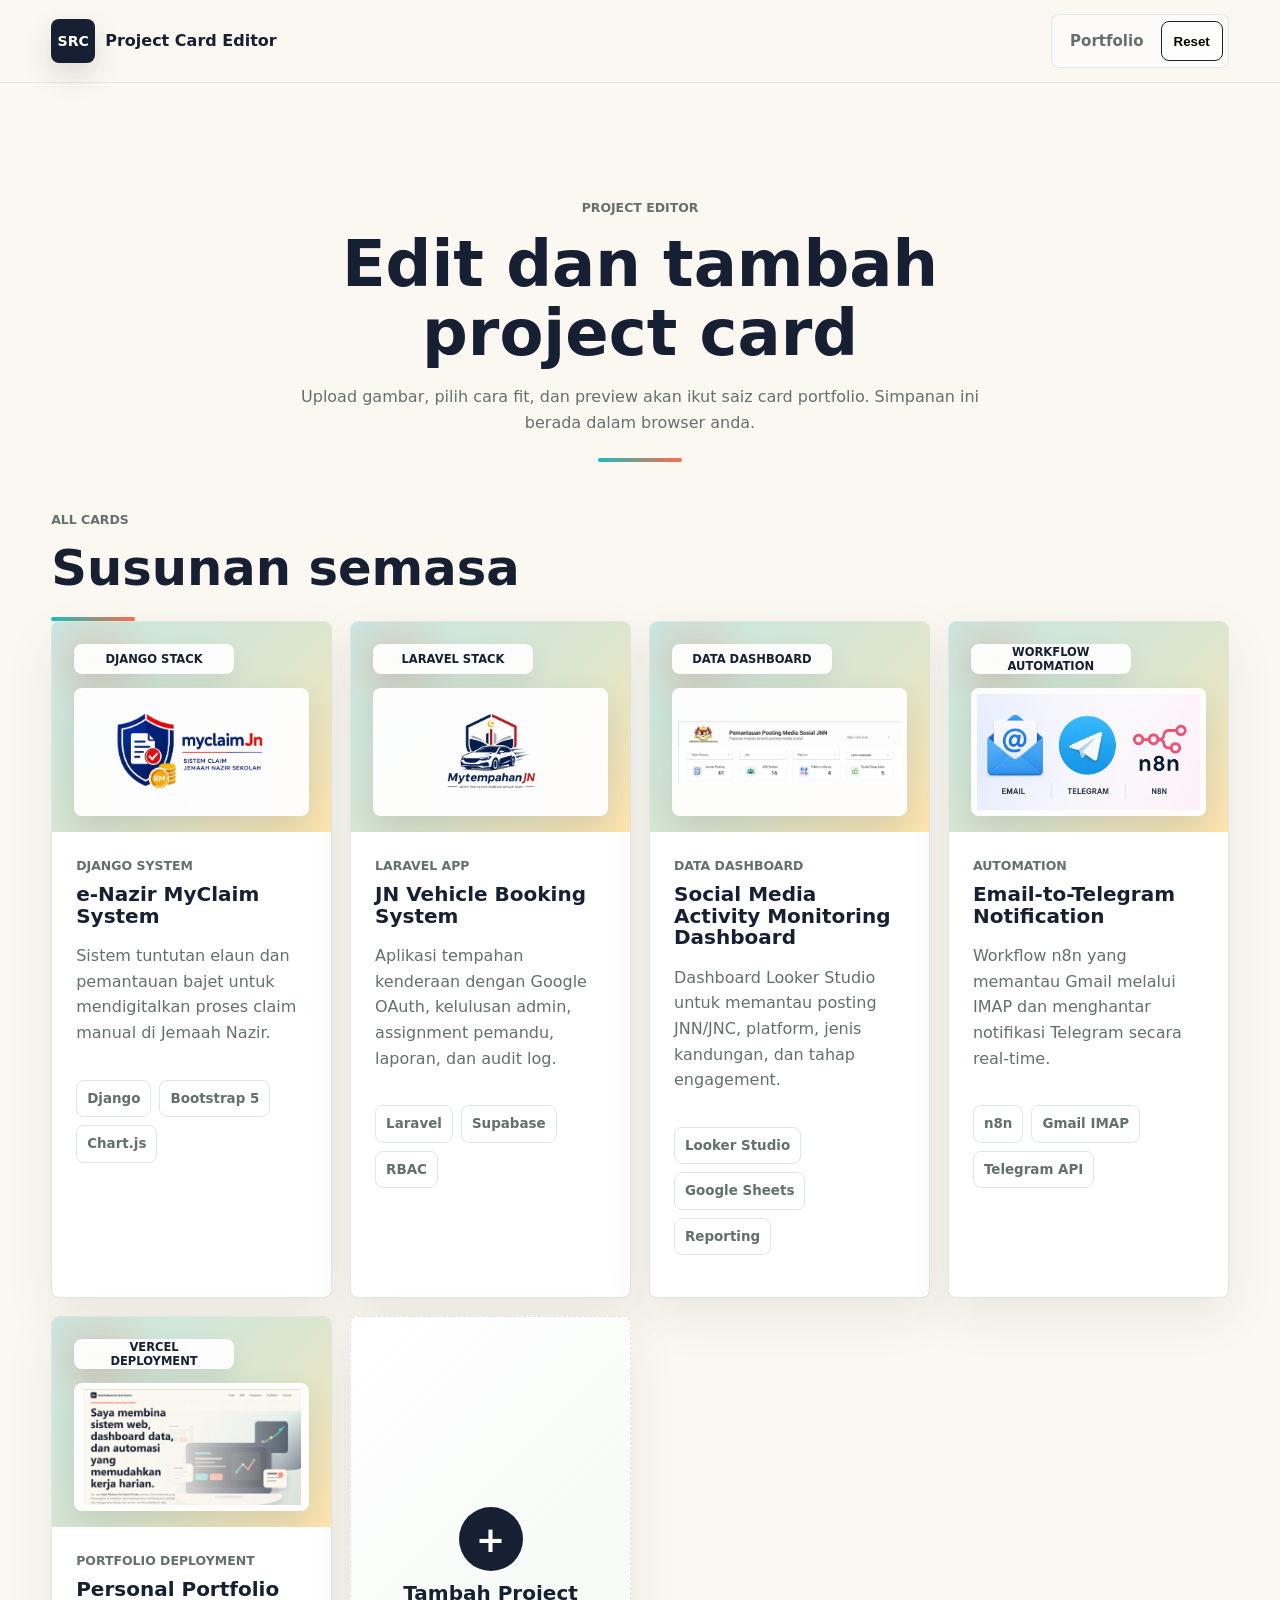
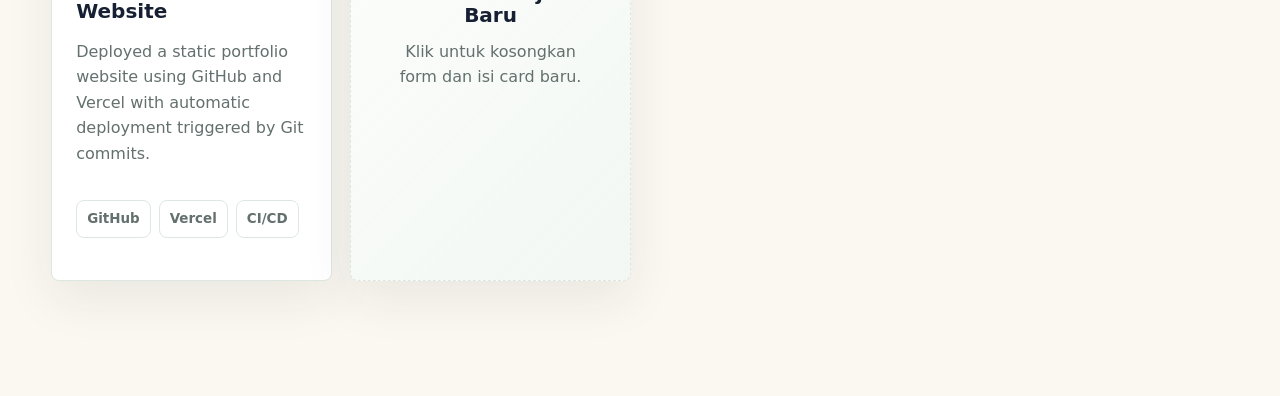
<file: editor.html>
<!doctype html>
<html lang="ms">
  <head>
    <meta charset="utf-8" />
    <meta name="viewport" content="width=device-width, initial-scale=1" />
    <meta name="robots" content="noindex, nofollow" />
    <title>Project Card Editor | Syed Redzuan</title>
    <link rel="stylesheet" href="styles.css" />
    <script defer src="projects-data.js"></script>
    <script defer src="editor.js"></script>
  </head>
  <body>
    <header class="site-header">
      <a class="brand" href="index.html" aria-label="Kembali ke portfolio">
        <span class="brand-mark">SRC</span>
        <span>Project Card Editor</span>
      </a>

      <nav class="site-nav editor-nav" aria-label="Navigasi editor">
        <a href="index.html#projects">Portfolio</a>
        <button class="button secondary" id="reset-projects" type="button">Reset</button>
      </nav>
    </header>

    <main>
      <section class="section editor-section">
        <div class="section-heading">
          <p class="eyebrow">Project Editor</p>
          <h1>Edit dan tambah project card</h1>
          <p>
            Upload gambar, pilih cara fit, dan preview akan ikut saiz card portfolio.
            Simpanan ini berada dalam browser anda.
          </p>
        </div>

        <div class="editor-layout">
          <form class="feedback-form editor-form" id="project-form">
            <input type="hidden" name="id" />

            <label>
              <span>Pilih card untuk edit</span>
              <select id="project-select"></select>
            </label>

            <div class="field-row">
              <label>
                <span>Badge atas</span>
                <input name="badge" type="text" placeholder="Django Stack" required />
              </label>
              <label>
                <span>Kategori</span>
                <input name="type" type="text" placeholder="Django System" required />
              </label>
            </div>

            <label>
              <span>Tajuk projek</span>
              <input name="title" type="text" placeholder="Nama projek" required />
            </label>

            <label>
              <span>Detail ringkas untuk card</span>
              <textarea name="description" rows="3" placeholder="Ayat pendek yang muncul dalam card..." required></textarea>
            </label>

            <label>
              <span>Detail penuh sistem</span>
              <textarea class="details-textarea" name="details" rows="10" placeholder="Terangkan fungsi, workflow, teknologi, impak, dan apa yang sistem ini selesaikan. Guna baris baru atau bullet supaya popup nampak kemas." required></textarea>
            </label>

            <label>
              <span>Tags</span>
              <input name="tags" type="text" placeholder="Laravel, Supabase, RBAC" />
            </label>

            <div class="field-row">
              <label>
                <span>Upload gambar</span>
                <input id="image-upload" type="file" accept="image/*" />
              </label>
              <label>
                <span>Fit gambar</span>
                <select name="imageFit">
                  <option value="contain">Contain - semua nampak</option>
                  <option value="cover">Cover - penuh frame</option>
                </select>
              </label>
            </div>

            <div class="editor-actions">
              <button class="button primary" type="submit">Simpan Card</button>
              <button class="button secondary danger" id="delete-project" type="button">Buang Card</button>
            </div>

            <p class="form-note">
              Nota: Untuk publish kepada semua orang, buat perubahan ini kemudian push file ke GitHub atau minta Codex bantu update source.
            </p>
          </form>

          <aside class="editor-preview" aria-label="Preview project card">
            <p class="eyebrow">Live Preview</p>
            <div id="card-preview"></div>
          </aside>
        </div>

        <div class="editor-list">
          <div class="section-heading align-left">
            <p class="eyebrow">All Cards</p>
            <h2>Susunan semasa</h2>
          </div>
          <div class="project-grid" id="editor-project-grid"></div>
        </div>
      </section>
    </main>
  </body>
</html>
</file>
<file: styles.css>
:root {
  color-scheme: light;
  --ink: #172033;
  --muted: #63706d;
  --paper: #fbf8f1;
  --surface: #ffffff;
  --teal: #17bebb;
  --coral: #ff6b4a;
  --gold: #ffcf5a;
  --line: #dde7e1;
  --shadow: 0 24px 70px rgba(23, 32, 51, 0.12);
}

* {
  box-sizing: border-box;
}

html {
  scroll-behavior: smooth;
}

body {
  margin: 0;
  color: var(--ink);
  background: var(--paper);
  font-family:
    Inter, ui-sans-serif, system-ui, -apple-system, BlinkMacSystemFont, "Segoe UI",
    sans-serif;
  line-height: 1.6;
}

a {
  color: inherit;
  text-decoration: none;
}

img {
  display: block;
  max-width: 100%;
}

.site-header {
  position: sticky;
  top: 0;
  z-index: 20;
  display: flex;
  align-items: center;
  justify-content: space-between;
  gap: 24px;
  padding: 14px clamp(18px, 4vw, 64px);
  background: rgba(251, 248, 241, 0.9);
  border-bottom: 1px solid rgba(221, 231, 225, 0.8);
  backdrop-filter: blur(14px);
}

.brand,
.site-nav,
.hero-actions,
.tags,
.contact-panel {
  display: flex;
  align-items: center;
}

.brand {
  gap: 10px;
  font-weight: 800;
  color: var(--ink);
}

.brand-mark {
  display: grid;
  width: 44px;
  height: 44px;
  place-items: center;
  color: white;
  background: var(--ink);
  border-radius: 8px;
  box-shadow: 0 12px 28px rgba(23, 32, 51, 0.14);
  font-size: 0.88rem;
}

.site-nav {
  gap: 4px;
  padding: 5px;
  border: 1px solid rgba(221, 231, 225, 0.86);
  border-radius: 8px;
  background: rgba(255, 255, 255, 0.54);
}

.site-nav a {
  padding: 9px 13px;
  border-radius: 8px;
  color: var(--muted);
  font-weight: 700;
  font-size: 0.94rem;
}

.site-nav a:hover,
.site-nav a:focus-visible {
  color: var(--ink);
  background: white;
  box-shadow: 0 8px 22px rgba(23, 32, 51, 0.08);
}

.nav-toggle {
  display: none;
  width: 44px;
  height: 44px;
  border: 1px solid var(--line);
  border-radius: 8px;
  background: var(--surface);
}

.nav-toggle span {
  display: block;
  width: 18px;
  height: 2px;
  margin: 4px auto;
  background: var(--ink);
}

.hero {
  position: relative;
  display: grid;
  grid-template-columns: minmax(0, 1fr) minmax(300px, 0.66fr);
  gap: clamp(28px, 5rem, 72px);
  align-items: center;
  min-height: calc(100vh - 80px);
  padding: clamp(48px, 7rem, 96px) clamp(18px, 4rem, 64px) clamp(28px, 5rem, 70px);
  overflow: hidden;
  background:
    linear-gradient(90deg, rgba(251, 248, 241, 1) 0%, rgba(251, 248, 241, 0.9) 43%, rgba(251, 248, 241, 0.2) 100%),
    linear-gradient(135deg, rgba(23, 190, 187, 0.16), rgba(255, 207, 90, 0.18)),
    #fbf8f1;
}

.hero::before {
  content: "";
  position: absolute;
  inset: auto 0 0 0;
  height: 34%;
  background: linear-gradient(0deg, rgba(251, 248, 241, 0.96), rgba(251, 248, 241, 0));
  pointer-events: none;
  z-index: 1;
}

.hero-copy {
  position: relative;
  z-index: 2;
  max-width: 760px;
  padding-left: 18px;
}

.hero-copy::before {
  content: "";
  position: absolute;
  top: 3px;
  bottom: 8px;
  left: 0;
  width: 3px;
  border-radius: 999px;
  background: linear-gradient(180deg, var(--coral), var(--teal), rgba(255, 207, 90, 0.92));
}

.hero-portrait {
  position: relative;
  z-index: 2;
  display: grid;
  justify-items: center;
  align-self: center;
}

.portrait-frame {
  display: grid;
  width: min(32rem, 78vw);
  aspect-ratio: 1;
  place-items: end center;
  overflow: hidden;
  border: 8px solid rgba(255, 255, 255, 0.92);
  border-radius: 50%;
  background:
    radial-gradient(circle at 48% 32%, rgba(255, 255, 255, 0.78), rgba(219, 230, 207, 0.7) 54%, rgba(199, 232, 227, 0.84)),
    #eef5ef;
  box-shadow: 0 28px 80px rgba(23, 32, 51, 0.14);
}

.portrait-frame img {
  width: 92%;
  height: 92%;
  object-fit: contain;
  object-position: center bottom;
  filter: saturate(0.94) contrast(1);
}

.eyebrow {
  margin: 0 0 12px;
  color: var(--coral);
  font-size: 0.78rem;
  font-weight: 900;
  letter-spacing: 0;
  text-transform: uppercase;
}

.hero .eyebrow {
  display: inline-flex;
  align-items: center;
  min-height: 28px;
  padding: 5px 10px;
  border: 1px solid rgba(255, 107, 74, 0.22);
  border-radius: 8px;
  background: rgba(255, 107, 74, 0.08);
  box-shadow: 0 12px 30px rgba(255, 107, 74, 0.08);
}

h1,
h2,
h3,
p {
  overflow-wrap: anywhere;
}

h1,
h2,
h3 {
  margin: 0;
  line-height: 1.08;
}

h1 {
  font-size: clamp(2.55rem, 4.9rem, 5.8rem);
  max-width: 850px;
}

.hero h1 {
  max-width: 780px;
  font-size: 4.55rem;
  line-height: 1.02;
}

.hero h1 span {
  background: linear-gradient(180deg, transparent 60%, rgba(23, 190, 187, 0.2) 60%);
}

h2 {
  font-size: clamp(2rem, 3.1rem, 3.6rem);
}

h3 {
  font-size: 1.25rem;
}

.hero-text {
  max-width: 620px;
  margin: 26px 0 0;
  color: var(--muted);
  font-size: 1.1rem;
  line-height: 1.78;
}

.hero-text strong {
  color: var(--ink);
}

.hero-focus {
  display: flex;
  flex-wrap: wrap;
  gap: 10px;
  margin-top: 22px;
}

.hero-focus span {
  display: inline-flex;
  align-items: center;
  min-height: 36px;
  padding: 8px 12px;
  border: 1px solid rgba(221, 231, 225, 0.92);
  border-radius: 8px;
  color: var(--ink);
  background: rgba(255, 255, 255, 0.7);
  box-shadow: 0 10px 26px rgba(23, 32, 51, 0.06);
  font-size: 0.9rem;
  font-weight: 800;
}

.hero-actions {
  flex-wrap: wrap;
  gap: 12px;
  margin-top: 30px;
}

.button {
  display: inline-flex;
  align-items: center;
  justify-content: center;
  min-height: 48px;
  padding: 12px 18px;
  border: 1px solid var(--ink);
  border-radius: 8px;
  font-weight: 850;
}

.button.primary {
  color: white;
  background: var(--ink);
  box-shadow: 0 16px 34px rgba(23, 32, 51, 0.16);
}

.button.secondary {
  background: rgba(255, 255, 255, 0.74);
}

.button:hover {
  transform: translateY(-2px);
}

.stats {
  display: grid;
  grid-template-columns: repeat(3, 1fr);
  margin: 0 clamp(18px, 4vw, 64px);
  gap: 14px;
  overflow: visible;
  border: 0;
  background: transparent;
}

.stats div {
  position: relative;
  min-height: 142px;
  padding: 28px;
  overflow: hidden;
  border: 1px solid var(--line);
  border-radius: 8px;
  background:
    linear-gradient(135deg, rgba(255, 255, 255, 0.96), rgba(238, 245, 239, 0.78)),
    var(--surface);
  box-shadow: 0 18px 48px rgba(23, 32, 51, 0.08);
}

.stats div::before {
  content: "";
  position: absolute;
  inset: 0 auto 0 0;
  width: 5px;
  background: linear-gradient(180deg, var(--teal), var(--coral));
}

.stats div::after {
  content: "";
  position: absolute;
  right: -34px;
  top: -34px;
  width: 118px;
  height: 118px;
  border-radius: 50%;
  background: rgba(23, 190, 187, 0.12);
}

.stats strong {
  position: relative;
  display: block;
  font-size: clamp(2rem, 2.8rem, 3.2rem);
  font-weight: 950;
  line-height: 1;
}

.stats span,
.section-heading p,
.project-content p,
.skill-list p,
.timeline p,
.contact p {
  color: var(--muted);
}

.stats span {
  position: relative;
  display: block;
  margin-top: 8px;
  font-weight: 750;
}

.section {
  padding: clamp(70px, 9vw, 122px) clamp(18px, 4vw, 64px);
}

.section-heading {
  position: relative;
  max-width: 730px;
  margin: 0 auto 36px;
  text-align: center;
}

.section-heading::after {
  content: "";
  display: block;
  width: 84px;
  height: 4px;
  margin: 22px auto 0;
  border-radius: 999px;
  background: linear-gradient(90deg, var(--teal), var(--coral));
}

.section-heading.align-left {
  margin: 0;
  text-align: left;
}

.section-heading.align-left::after {
  margin-left: 0;
}

.project-grid {
  display: grid;
  grid-template-columns: repeat(auto-fit, minmax(260px, 1fr));
  gap: 18px;
}

.project-card {
  display: flex;
  flex-direction: column;
  overflow: hidden;
  background: var(--surface);
  border: 1px solid var(--line);
  border-radius: 8px;
  box-shadow: 0 18px 50px rgba(23, 32, 51, 0.08);
  cursor: pointer;
  transition:
    border-color 160ms ease,
    box-shadow 160ms ease,
    transform 160ms ease;
}

.project-card:hover,
.project-card:focus-visible {
  border-color: rgba(23, 190, 187, 0.72);
  box-shadow: 0 24px 64px rgba(23, 32, 51, 0.14);
  outline: 0;
  transform: translateY(-2px);
}

.project-shot {
  position: relative;
  min-height: 210px;
  padding: 22px;
  background-color: #e8f5f2;
  background-image:
    radial-gradient(circle at 20% 22%, rgba(255, 107, 74, 0.24), transparent 26%),
    linear-gradient(135deg, rgba(23, 190, 187, 0.28), rgba(255, 207, 90, 0.3));
}

.project-shot::before,
.project-shot::after {
  content: "";
  display: block;
  border-radius: 8px;
  background: rgba(255, 255, 255, 0.76);
}

.project-shot::before {
  width: 68%;
  height: 28px;
  margin-bottom: 18px;
}

.project-shot::after {
  width: 100%;
  height: 118px;
}

.project-shot.booking {
  background-color: #f7e9df;
}

.project-shot.brand {
  background-color: #e9ecf7;
}

.project-shot.screenshot {
  display: flex;
  flex-direction: column;
  gap: 14px;
  height: 210px;
  min-height: 210px;
  padding: 22px;
  overflow: hidden;
  background:
    radial-gradient(circle at 16% 18%, rgba(255, 107, 74, 0.18), transparent 22%),
    linear-gradient(135deg, #c7e8e3 0%, #dbe6cf 55%, #ffe4ad 100%);
}

.project-shot.screenshot::before,
.project-shot.screenshot::after {
  display: none;
}

.project-shot.screenshot span {
  display: inline-flex;
  width: min(68%, 238px);
  min-height: 30px;
  align-items: center;
  justify-content: center;
  padding: 4px 12px;
  border-radius: 8px;
  background: rgba(255, 255, 255, 0.92);
  color: var(--ink);
  font-size: 0.72rem;
  font-weight: 900;
  line-height: 1.25;
  text-align: center;
  text-transform: uppercase;
  overflow-wrap: anywhere;
  box-shadow: 0 10px 24px rgba(23, 32, 51, 0.08);
}

.project-shot.screenshot figure {
  display: grid;
  flex: 1;
  height: 128px;
  min-height: 128px;
  margin: 0;
  padding: 6px;
  overflow: hidden;
  border-radius: 8px;
  background: rgba(255, 255, 255, 0.94);
  box-shadow: 0 14px 32px rgba(23, 32, 51, 0.12);
}

.project-shot.screenshot img {
  width: 100%;
  height: 100%;
  min-height: 0;
  object-fit: contain;
  object-position: center;
}

.project-shot.screenshot img.fit-cover {
  object-fit: cover;
}

.project-shot.screenshot img.fit-contain {
  object-fit: contain;
}

.project-shot.automation-preview {
  background:
    radial-gradient(circle at 16% 18%, rgba(23, 190, 187, 0.2), transparent 22%),
    linear-gradient(135deg, #c7e8e3 0%, #dbe6cf 55%, #ffe4ad 100%);
}

.project-shot.myclaim-preview {
  background:
    radial-gradient(circle at 18% 20%, rgba(255, 107, 74, 0.18), transparent 24%),
    linear-gradient(135deg, #c7e8e3 0%, #dbe6cf 55%, #ffe4ad 100%);
}

.project-shot.vehicle-preview {
  background:
    radial-gradient(circle at 18% 20%, rgba(255, 107, 74, 0.18), transparent 24%),
    linear-gradient(135deg, #c7e8e3 0%, #dbe6cf 55%, #ffe4ad 100%);
}

.project-shot.myclaim-preview img {
  object-fit: contain;
  object-position: center;
}

.project-shot.vehicle-preview img {
  object-fit: contain;
  object-position: center;
}

.project-shot.automation-preview img {
  object-fit: cover;
  object-position: center;
}

.project-shot.portfolio-preview {
  background:
    radial-gradient(circle at 16% 18%, rgba(23, 190, 187, 0.2), transparent 22%),
    linear-gradient(135deg, #c7e8e3 0%, #dbe6cf 55%, #ffe4ad 100%);
}

.project-shot.portfolio-preview img {
  object-fit: contain;
  object-position: center;
}

.project-content {
  display: flex;
  flex: 1;
  flex-direction: column;
  padding: 24px;
}

.project-type {
  margin: 0 0 8px;
  color: var(--coral);
  font-size: 0.78rem;
  font-weight: 900;
  text-transform: uppercase;
}

.tags {
  flex-wrap: wrap;
  gap: 8px;
  margin-top: 18px;
}

.project-card-footer {
  margin-top: auto;
  padding-top: 18px;
}

.rating-summary {
  display: flex;
  flex-wrap: wrap;
  gap: 8px;
  align-items: center;
  padding: 10px 12px;
  border: 1px solid var(--line);
  border-radius: 8px;
  background: #fbfdfb;
}

.rating-summary.empty {
  color: var(--muted);
}

.rating-summary strong {
  color: var(--ink);
  font-size: 0.95rem;
}

.rating-summary small {
  color: var(--muted);
  font-weight: 750;
}

.rating-stars span {
  color: #cad3cf;
}

.rating-stars span.active {
  color: var(--gold);
}

.tags span {
  padding: 7px 10px;
  border: 1px solid var(--line);
  border-radius: 8px;
  color: var(--muted);
  font-size: 0.84rem;
  font-weight: 750;
}

.project-link {
  display: inline-flex;
  align-items: center;
  justify-content: center;
  min-height: 42px;
  margin-top: 18px;
  padding: 10px 14px;
  border-radius: 8px;
  color: white;
  background: var(--ink);
  font-weight: 850;
}

.split {
  display: grid;
  grid-template-columns: minmax(0, 0.86fr) minmax(0, 1.14fr);
  gap: clamp(28px, 5vw, 70px);
  align-items: start;
  background: #eef5ef;
}

.skill-list {
  display: grid;
  gap: 14px;
}

.skill-list div,
.timeline article,
.contact,
.feedback-form {
  border: 1px solid var(--line);
  border-radius: 8px;
  background: var(--surface);
}

.skill-list div {
  padding: 24px;
}

.skill-list span {
  color: var(--teal);
  font-weight: 950;
}

.timeline-section {
  background: var(--paper);
}

.timeline {
  display: grid;
  gap: 14px;
  max-width: 900px;
  margin: 0 auto;
}

.timeline article {
  display: grid;
  grid-template-columns: minmax(120px, 180px) 1fr;
  gap: 18px;
  padding: 24px;
}

.timeline time {
  color: var(--teal);
  font-weight: 950;
}

.timeline h3 + p {
  margin-top: 12px;
}

.education-section {
  background: #eef5ef;
}

.education-grid {
  display: grid;
  grid-template-columns: repeat(auto-fit, minmax(260px, 1fr));
  gap: 16px;
}

.education-grid article {
  padding: 24px;
  border: 1px solid var(--line);
  border-radius: 8px;
  background: var(--surface);
}

.education-grid p {
  color: var(--muted);
}

.education-grid span {
  color: var(--coral);
  font-weight: 850;
}

.feedback-section {
  background: var(--paper);
}

.feedback-form {
  display: grid;
  gap: 16px;
  max-width: 920px;
  margin: 0 auto;
  padding: clamp(22px, 4rem, 38px);
  box-shadow: 0 18px 48px rgba(23, 32, 51, 0.08);
}

.field-row {
  display: grid;
  grid-template-columns: repeat(2, 1fr);
  gap: 16px;
}

.feedback-form label {
  display: grid;
  gap: 8px;
}

.feedback-form label span {
  color: var(--ink);
  font-weight: 850;
}

.feedback-form input,
.feedback-form textarea,
.feedback-form select {
  width: 100%;
  border: 1px solid var(--line);
  border-radius: 8px;
  padding: 13px 14px;
  color: var(--ink);
  background: #fbfdfb;
  font: inherit;
}

.feedback-form textarea {
  resize: vertical;
}

.details-textarea {
  min-height: 260px;
  line-height: 1.7;
}

.feedback-form input:focus,
.feedback-form textarea:focus,
.feedback-form select:focus {
  border-color: var(--teal);
  outline: 3px solid rgba(23, 190, 187, 0.16);
}

.emoji-toolbar {
  display: flex;
  flex-wrap: wrap;
  gap: 8px;
  margin-top: -8px;
}

.emoji-toolbar button {
  display: grid;
  width: 38px;
  height: 38px;
  place-items: center;
  border: 1px solid var(--line);
  border-radius: 8px;
  background: #fbfdfb;
  cursor: pointer;
  font-size: 1.15rem;
}

.emoji-toolbar button:hover,
.emoji-toolbar button:focus-visible {
  border-color: var(--teal);
  outline: 3px solid rgba(23, 190, 187, 0.14);
}

.rating-field {
  display: inline-flex;
  flex-direction: row-reverse;
  justify-content: flex-end;
  gap: 4px;
}

.rating-field input {
  position: absolute;
  opacity: 0;
  pointer-events: none;
}

.rating-field label {
  color: #cad3cf;
  cursor: pointer;
  font-size: 1.8rem;
  line-height: 1;
}

.rating-field label:hover,
.rating-field label:hover ~ label,
.rating-field input:checked ~ label {
  color: var(--gold);
}

.feedback-form .button {
  justify-self: start;
  cursor: pointer;
}

.form-note {
  margin: 0;
  color: var(--muted);
  font-size: 0.94rem;
}

.editor-section h1 {
  font-size: clamp(2.4rem, 4rem, 4.6rem);
}

.editor-layout {
  display: grid;
  grid-template-columns: minmax(0, 1fr) minmax(280px, 380px);
  gap: 18px;
  align-items: start;
}

.editor-layout.is-hidden {
  display: none;
}

.editor-form select {
  width: 100%;
  border: 1px solid var(--line);
  border-radius: 8px;
  padding: 13px 14px;
  color: var(--ink);
  background: #fbfdfb;
  font: inherit;
}

.editor-actions {
  display: flex;
  flex-wrap: wrap;
  gap: 10px;
}

.editor-actions .button {
  min-height: 44px;
}

.button.danger {
  color: #9b1c1c;
  border-color: #e6b8b8;
}

.editor-preview {
  position: sticky;
  top: 98px;
}

.editor-preview .project-card {
  margin-top: 14px;
}

.empty-preview {
  display: grid;
  min-height: 260px;
  margin-top: 14px;
  place-items: center;
  padding: 24px;
  border: 1px dashed var(--line);
  border-radius: 8px;
  color: var(--muted);
  background: rgba(255, 255, 255, 0.64);
  text-align: center;
}

.editor-list {
  margin-top: 48px;
}

.editor-list .project-card {
  cursor: pointer;
  transition:
    border-color 160ms ease,
    box-shadow 160ms ease,
    transform 160ms ease;
}

.editor-list .project-card:hover,
.editor-list .project-card:focus-visible {
  border-color: rgba(23, 190, 187, 0.72);
  box-shadow: 0 22px 58px rgba(23, 32, 51, 0.14);
  outline: 0;
  transform: translateY(-2px);
}

.editor-list .project-card.selected {
  border-color: var(--teal);
  box-shadow:
    0 0 0 3px rgba(23, 190, 187, 0.18),
    0 22px 58px rgba(23, 32, 51, 0.14);
}

.add-project-card {
  display: grid;
  min-height: 100%;
  place-items: center;
  align-content: center;
  gap: 12px;
  padding: 34px;
  text-align: center;
  border-style: dashed;
  background:
    linear-gradient(135deg, rgba(255, 255, 255, 0.9), rgba(238, 245, 239, 0.76)),
    var(--surface);
}

.add-project-card .add-icon {
  display: grid;
  width: 64px;
  height: 64px;
  place-items: center;
  border-radius: 50%;
  color: white;
  background: var(--ink);
  font-size: 2.2rem;
  font-weight: 800;
  line-height: 1;
}

.add-project-card p {
  max-width: 220px;
  margin: 0;
  color: var(--muted);
}

.editor-nav {
  align-items: center;
}

.editor-nav .button {
  min-height: 40px;
  padding: 8px 12px;
}

.contact {
  display: grid;
  grid-template-columns: 1fr auto;
  gap: 28px;
  align-items: center;
  margin: 0 0 clamp(70px, 8rem, 110px);
  padding: clamp(28px, 5rem, 54px) clamp(18px, 4rem, 64px);
  color: white;
  background: var(--ink);
  border-width: 0;
  border-radius: 0;
}

.contact .eyebrow,
.contact p {
  color: #b9d8d1;
}

.contact-panel {
  flex-direction: column;
  align-items: stretch;
  gap: 10px;
  min-width: min(320px, 100%);
}

.contact-panel a {
  padding: 14px 16px;
  border: 1px solid rgba(255, 255, 255, 0.16);
  border-radius: 8px;
  color: white;
  background: rgba(255, 255, 255, 0.08);
  font-weight: 800;
  overflow-wrap: anywhere;
}

.site-footer {
  display: flex;
  justify-content: space-between;
  gap: 16px;
  padding: 24px clamp(18px, 4vw, 64px);
  color: var(--muted);
  border-top: 1px solid var(--line);
}

.site-footer a {
  font-weight: 800;
}

.modal-open {
  overflow: hidden;
}

.modal {
  position: fixed;
  inset: 0;
  z-index: 50;
  display: none;
}

.modal.open {
  display: block;
}

.modal-backdrop {
  position: absolute;
  inset: 0;
  background: rgba(23, 32, 51, 0.54);
}

.modal-panel {
  position: relative;
  width: min(980px, calc(100% - 28px));
  max-height: calc(100vh - 36px);
  margin: 18px auto;
  overflow: auto;
  border-radius: 8px;
  background: var(--surface);
  box-shadow: 0 30px 90px rgba(23, 32, 51, 0.28);
}

.modal-close {
  position: sticky;
  top: 14px;
  z-index: 2;
  display: grid;
  width: 42px;
  height: 42px;
  margin: 14px 14px -56px auto;
  place-items: center;
  border: 1px solid var(--line);
  border-radius: 8px;
  color: var(--ink);
  background: rgba(255, 255, 255, 0.94);
  cursor: pointer;
  font-size: 1.6rem;
  line-height: 1;
}

#modal-content {
  padding: 28px;
}

.modal-hero {
  display: grid;
  grid-template-columns: minmax(260px, 0.9fr) minmax(0, 1.1fr);
  gap: 24px;
  align-items: center;
}

.modal-hero .project-shot {
  height: 280px;
}

.modal-detail,
.modal-comments {
  margin-top: 24px;
  padding-top: 22px;
  border-top: 1px solid var(--line);
}

.modal-detail h3,
.modal-comments h3 {
  margin-bottom: 16px;
}

.modal-detail p,
.empty-comments,
.comment-item p {
  color: var(--muted);
}

.rich-detail {
  display: grid;
  gap: 16px;
  color: var(--muted);
}

.rich-detail p,
.rich-detail ul {
  margin: 0;
}

.rich-detail h4 {
  margin: 12px 0 0;
  color: var(--ink);
  font-size: 1rem;
  line-height: 1.25;
}

.rich-detail ul {
  display: grid;
  gap: 8px;
  padding-left: 20px;
}

.rich-detail li {
  padding-left: 4px;
}

.rich-detail a {
  color: var(--teal);
  font-weight: 850;
  text-decoration: underline;
  text-underline-offset: 3px;
}

.comment-item {
  display: grid;
  gap: 8px;
  padding: 16px 0;
  border-bottom: 1px solid var(--line);
}

.comment-item:last-child {
  border-bottom: 0;
}

.comment-stars span {
  color: #cad3cf;
}

.comment-stars span.active {
  color: var(--gold);
}

@media (max-width: 900px) {
  .split,
  .contact,
  .editor-layout {
    grid-template-columns: 1fr;
  }

  .hero {
    min-height: auto;
    grid-template-columns: 1fr;
    background:
      linear-gradient(180deg, rgba(251, 248, 241, 0.96), rgba(251, 248, 241, 0.82)),
      #fbf8f1;
  }

  .hero h1 {
    font-size: 3.45rem;
  }

  .project-grid,
  .stats,
  .field-row {
    grid-template-columns: 1fr;
  }

  .modal-hero {
    grid-template-columns: 1fr;
  }

  .contact-panel {
    width: 100%;
  }

  .editor-preview {
    position: static;
  }
}

@media (max-width: 620px) {
  h1 {
    font-size: 2.75rem;
  }

  .hero-copy {
    padding-left: 14px;
  }

  .hero h1 {
    font-size: 2.72rem;
  }

  h2 {
    font-size: 2.08rem;
  }
}

@media (max-width: 720px) {
  .nav-toggle {
    display: block;
  }

  .site-nav {
    position: fixed;
    inset: 79px 14px auto;
    display: none;
    flex-direction: column;
    align-items: stretch;
    padding: 10px;
    background: var(--surface);
    border: 1px solid var(--line);
    border-radius: 8px;
    box-shadow: var(--shadow);
  }

  .site-nav.open {
    display: flex;
  }

  .timeline article {
    grid-template-columns: 1fr;
  }

  .site-footer {
    flex-direction: column;
  }
}
</file>
